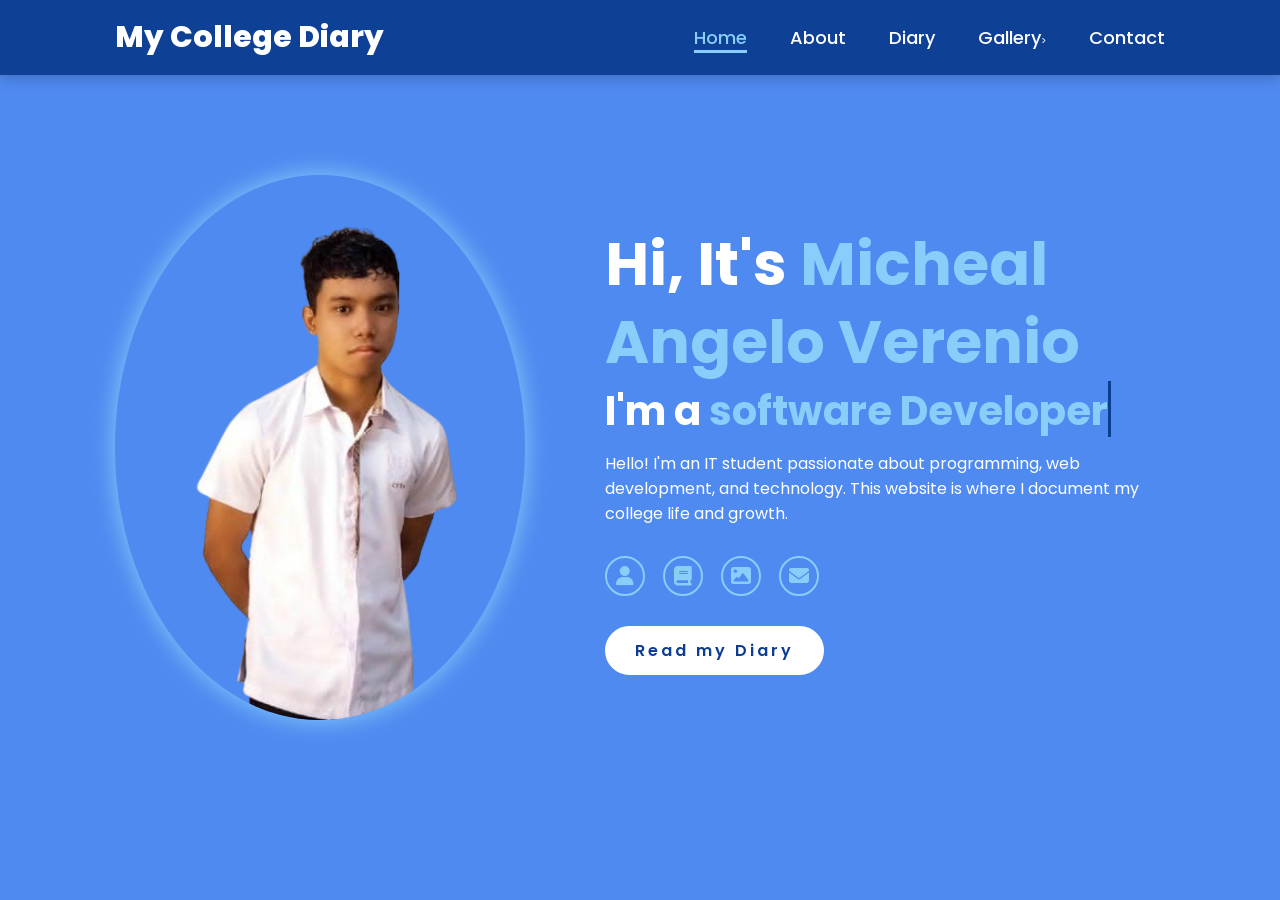
<file: index.html>
<!DOCTYPE html>
<html lang="en">
    
<head>
    <meta charset="UTF-8">
    <meta name="viewport" content="width=device-width, initial-scale=1.0">
    <link rel="stylesheet" href="https://cdnjs.cloudflare.com/ajax/libs/font-awesome/6.5.2/css/all.min.css">
    <link rel="stylesheet" href="style.css">
    <title>Portfolio Website</title>
</head>
<body>
    <header>
        <a href="#" class="logo">My College Diary</a>

        <nav>
            <a href="#" class="active"> Home</a>
            <a href="about.html" >About</a>
            <a href="diary.html" >Diary</a>
            <a href="gallery.html" >Gallery</a>>
            <a href="contact.html" >Contact</a>
        </nav>
    </header>
    <section class="home">
        <div class="home-img">
            <img src="5b38cdb2-00ed-41f8-9252-278902a13083.png" alt="">
        </div>
        <div class="home-content">
            <h1>Hi, It's <span>Micheal Angelo Verenio</span></h1>
            <h3 class="typing-text">I'm a <span></span></h3>
            <p>Hello! I'm an IT student passionate about programming, web development, and technology. This website is where I document my college life and growth.</p>
            <div class="social-icons">
    <a href="about.html" title="About">
        <i class="fa-solid fa-user"></i>
    </a>

    <a href="diary.html" title="Diary">
        <i class="fa-solid fa-book"></i>
    </a>

    <a href="gallery.html" title="Gallery">
        <i class="fa-solid fa-image"></i>
    </a>

    <a href="contact.html" title="Contact">
        <i class="fa-solid fa-envelope"></i>
    </a>
</div>
            <a href="diary.html" class="btn">Read my Diary</a>
        </div>
    </section>
</body>
</html>
</file>
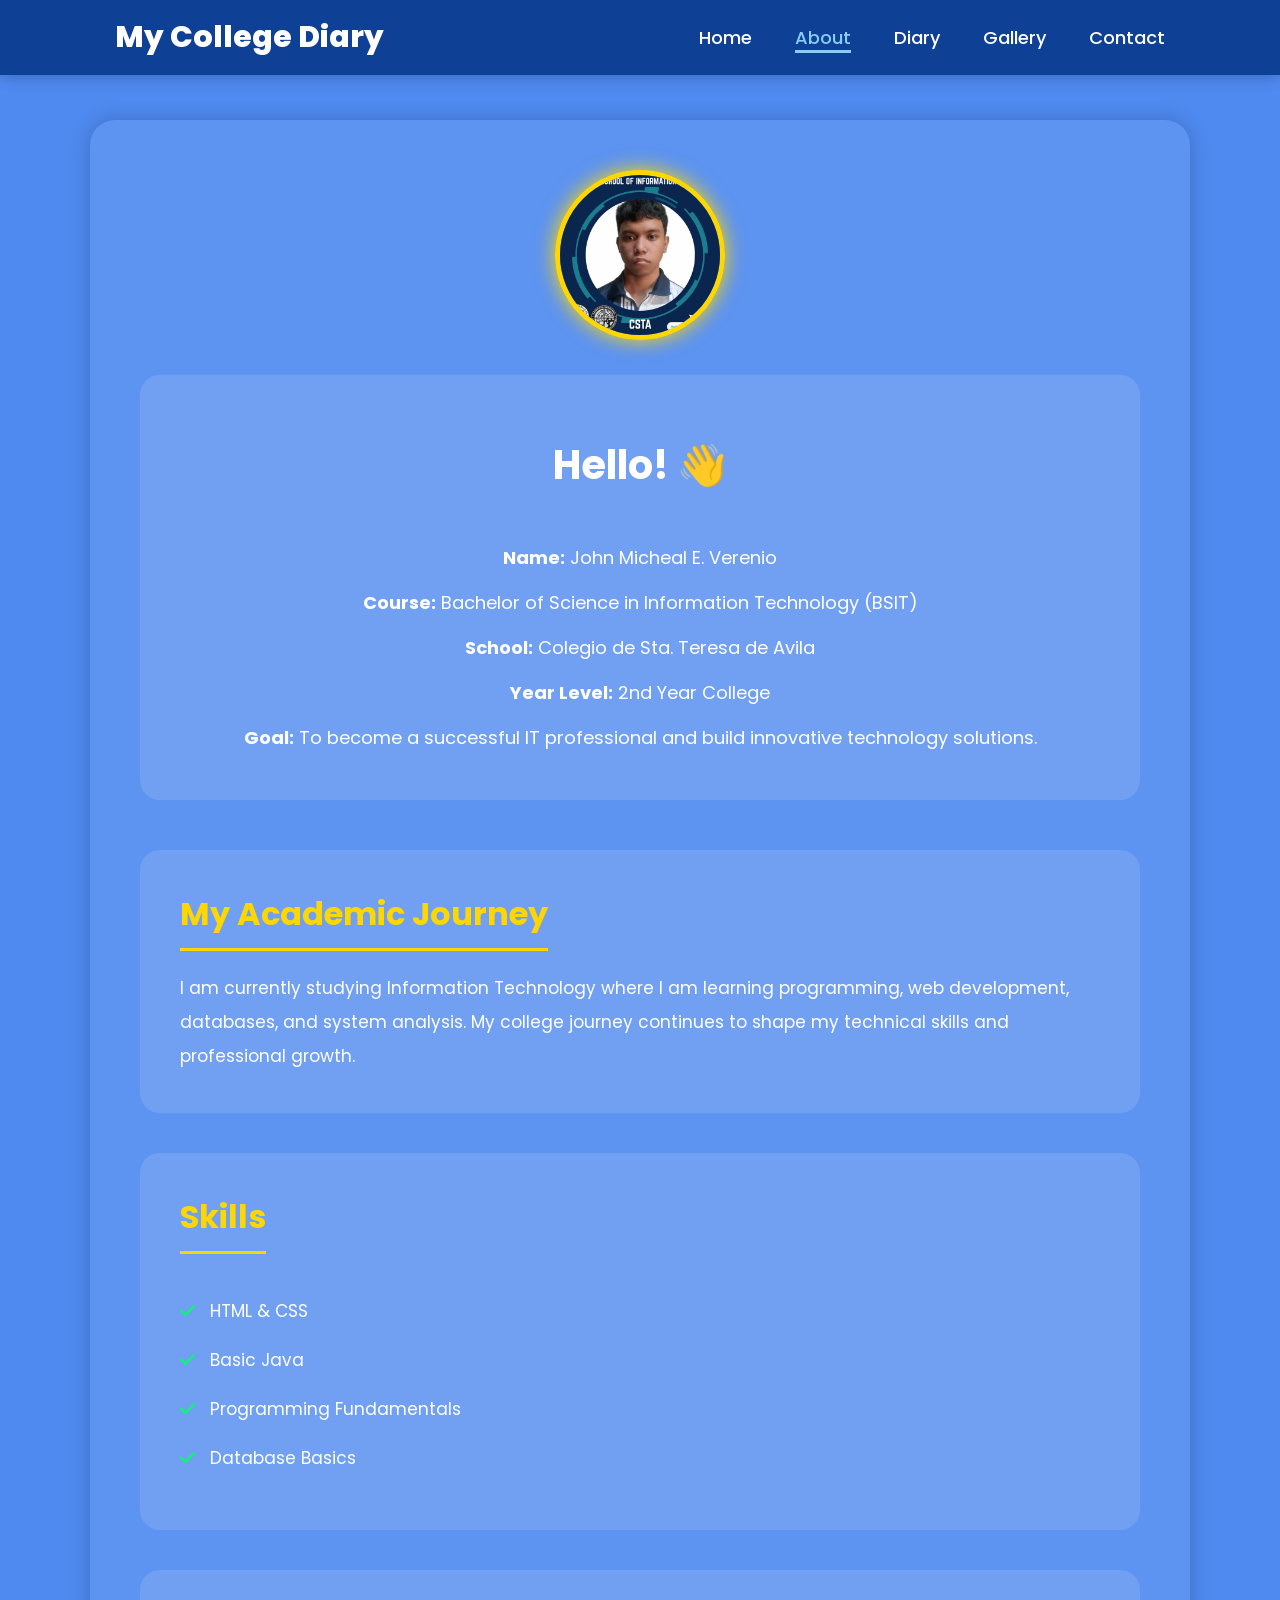
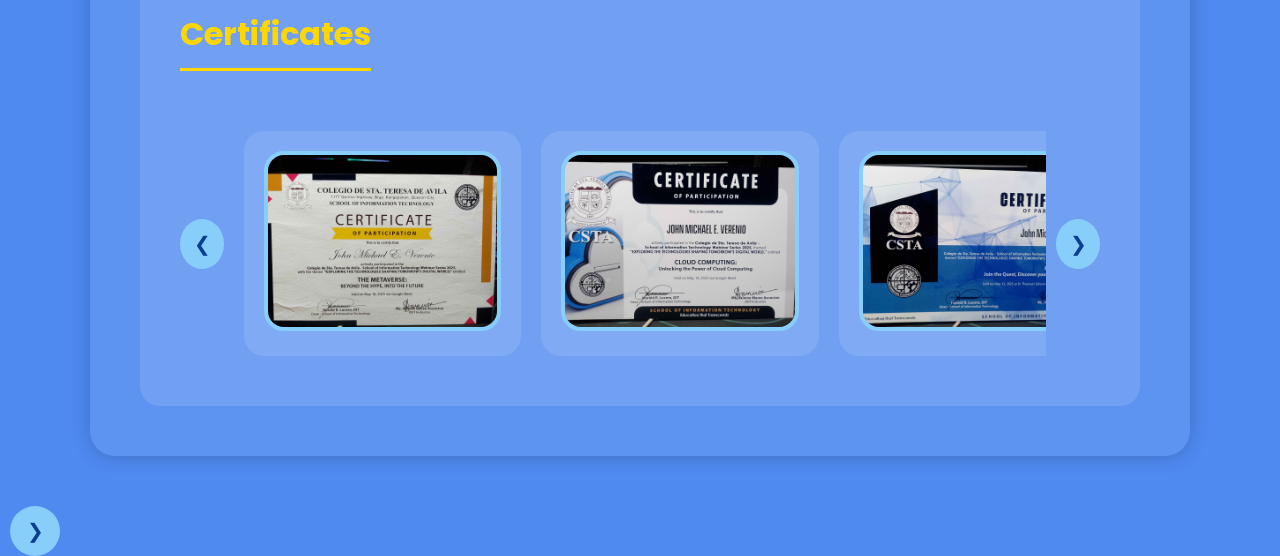
<file: about.html>
<!DOCTYPE html>
<html lang="en">
<head>
<meta charset="UTF-8">
<meta name="viewport" content="width=device-width, initial-scale=1.0">
<title>About Me | My College Diary</title>

<link rel="stylesheet" href="style.css">
<link rel="stylesheet"
href="https://cdnjs.cloudflare.com/ajax/libs/font-awesome/6.5.2/css/all.min.css">

<style>
    /* CERTIFICATE POPUP */
/* CERTIFICATE CAROUSEL */

.certificate-carousel{
    position: relative;
    display: flex;
    align-items: center;
    margin-top: 30px;
}

.certificate-track{
    display: flex;
    gap: 20px;
    overflow-x: auto;
    scroll-behavior: smooth;
    width: 100%;
    padding: 10px;
}

.certificate-track::-webkit-scrollbar{
    display: none;
}

.certificate-card{
    min-width: 250px;
    flex-shrink: 0;
    border-radius: 20px;
    overflow: hidden;
    transition: 0.3s ease;
}

.certificate-card img{
    width: 100%;
    height: 180px;
    object-fit: cover;
    border-radius: 20px;
    border: 4px solid #87cefa;
    cursor: pointer;
    transition: 0.3s ease;
}

.certificate-card img:hover{
    transform: scale(1.03);
    box-shadow: 0 0 20px #87cefa;
}

.carousel-btn{
    background: #87cefa;
    color: #0b3d91;
    width: 50px;
    height: 50px;
    border-radius: 50%;
    font-size: 2rem;
    cursor: pointer;
    transition: 0.3s ease;
}

.carousel-btn:hover{
    background: white;
}
.certificate-popup{
    display: none;
    position: fixed;
    z-index: 9999;
    left: 0;
    top: 0;
    width: 100%;
    height: 100%;
    background: rgba(0,0,0,0.9);
    justify-content: center;
    align-items: center;
}

.certificate-popup img{
    max-width: 85%;
    max-height: 85%;
    border-radius: 20px;
    border: 5px solid #87cefa;
    animation: zoomIn 0.3s ease;
}

.close-popup{
    position: absolute;
    top: 25px;
    right: 40px;
    font-size: 5rem;
    color: white;
    cursor: pointer;
}

@keyframes zoomIn{

    from{
        transform: scale(0.7);
        opacity: 0;
    }

    to{
        transform: scale(1);
        opacity: 1;
    }
}

.about-container{
    width: 90%;
    max-width: 1100px;
    margin: 120px auto 50px;
    background: rgba(255,255,255,0.08);
    border-radius: 25px;
    padding: 50px;
    box-shadow: 0 0 20px rgba(0,0,0,0.2);
}

.profile-section{
    text-align: center;
    margin-bottom: 50px;
}

.profile-section img{
    width: 170px;
    height: 170px;
    border-radius: 50%;
    object-fit: cover;
    border: 5px solid #ffd700;
    box-shadow: 0 0 20px #ffd700;
}

.profile-card{
    margin-top: 30px;
    background: rgba(255,255,255,0.12);
    padding: 40px;
    border-radius: 20px;
    line-height: 2.5;
    font-size: 1.8rem;
}

.profile-card h1{
    font-size: 4rem;
    margin-bottom: 20px;
}

.section-box{
    margin-top: 40px;
    background: rgba(255,255,255,0.12);
    padding: 40px;
    border-radius: 20px;
}

.section-box h2{
    font-size: 3.2rem;
    color: #ffd700;
    margin-bottom: 20px;
    border-bottom: 3px solid #ffd700;
    display: inline-block;
    padding-bottom: 10px;
}

.section-box p,
.section-box li{
    font-size: 1.7rem;
    line-height: 2;
}

.skills-list{
    margin-top: 20px;
    list-style: none;
}

.skills-list li{
    margin-bottom: 15px;
}

.skills-list i{
    color: #00ff66;
    margin-right: 10px;
}

@media(max-width:768px){

    .about-container{
        padding: 25px;
    }

    .profile-card{
        padding: 25px;
    }

    .section-box{
        padding: 25px;
    }

    .profile-card h1{
        font-size: 3rem;
    }

    .section-box h2{
        font-size: 2.5rem;
    }
    
}


</style>
<script>

function scrollCertificates(direction){

    const track = document.getElementById("certificateTrack");

    const scrollAmount = 320;

    track.scrollLeft += direction * scrollAmount;
}

function openCertificate(src){

    document.getElementById("certificatePopup").style.display = "flex";

    document.getElementById("popupCertificateImg").src = src;
}

function closeCertificate(){

    document.getElementById("certificatePopup").style.display = "none";
}

</script>

</head>

<body>

<header>
    <a href="index.html" class="logo">My College Diary</a>

    <nav>
        <a href="index.html">Home</a>
        <a href="about.html" class="active">About</a>
        <a href="diary.html">Diary</a>
        <a href="gallery.html">Gallery</a>
        <a href="contact.html">Contact</a>
    </nav>
</header>

<div class="about-container">

    <!-- PROFILE -->

    <div class="profile-section">

        <img src="1000029501_850278f36308d79be25a6d77fd822467-4_16_2026, 2_37_18 PM.jpg" alt="Profile Picture">

        <div class="profile-card">

            <h1>Hello! 👋</h1>

            <p><b>Name:</b> John Micheal E. Verenio </p>

            <p><b>Course:</b> Bachelor of Science in Information Technology (BSIT)</p>

            <p><b>School:</b> Colegio de Sta. Teresa de Avila</p>

            <p><b>Year Level:</b> 2nd Year College</p>

            <p>
                <b>Goal:</b> To become a successful IT professional
                and build innovative technology solutions.
            </p>

        </div>

    </div>

    <!-- ACADEMIC JOURNEY -->

    <div class="section-box">

        <h2>My Academic Journey</h2>

        <p>
            I am currently studying Information Technology where I am
            learning programming, web development, databases, and system analysis.
            My college journey continues to shape my technical skills
            and professional growth.
        </p>

    </div>

    <!-- SKILLS -->

    <div class="section-box">

        <h2>Skills</h2>

        <ul class="skills-list">

            <li><i class="fa-solid fa-check"></i> HTML & CSS</li>

            <li><i class="fa-solid fa-check"></i> Basic Java</li>

            <li><i class="fa-solid fa-check"></i> Programming Fundamentals</li>

            <li><i class="fa-solid fa-check"></i> Database Basics</li>

        </ul>

    </div>
   <!-- CERTIFICATES SECTION -->

<div class="section-box">

    <h2>Certificates</h2>

    <div class="certificate-carousel">

        <button class="carousel-btn left"
        onclick="scrollCertificates(-1)">
            &#10094;
        </button>

        <div class="certificate-track" id="certificateTrack">

            <!-- CERTIFICATE 1 -->

            <div class="certificate-card">

                <img src="cert/IMG_20260506_183518_340.jpg"
                alt="Certificate"
                onclick="openCertificate(this.src)">

            </div>

            <!-- CERTIFICATE 2 -->

            <div class="certificate-card">

                <img src="cert/IMG_20260506_183530_169.jpg"
                alt="Certificate"
                onclick="openCertificate(this.src)">

            </div>

            <!-- CERTIFICATE 3 -->

            <div class="certificate-card">

                <img src="cert/IMG_20260506_183537_971.jpg"
                alt="Certificate"
                onclick="openCertificate(this.src)">

            </div>

            <!-- CERTIFICATE 4 -->

            <div class="certificate-card">

                <img src="cert/IMG_20260506_183547_501.jpg"
                alt="Certificate"
                onclick="openCertificate(this.src)">

            </div>

        </div>

        <button class="carousel-btn right"
        onclick="scrollCertificates(1)">
            &#10095;
        </button>

    </div>

</div>

<!-- POPUP -->

<div id="certificatePopup" class="certificate-popup">

    <span class="close-popup"
    onclick="closeCertificate()">
        &times;
    </span>

    <img id="popupCertificateImg">

</div>
        </div>

        <button class="carousel-btn right"
        onclick="scrollCertificates(1)">
            &#10095;
        </button>

    </div>

</div>

</div>

</body>
</html>
</file>
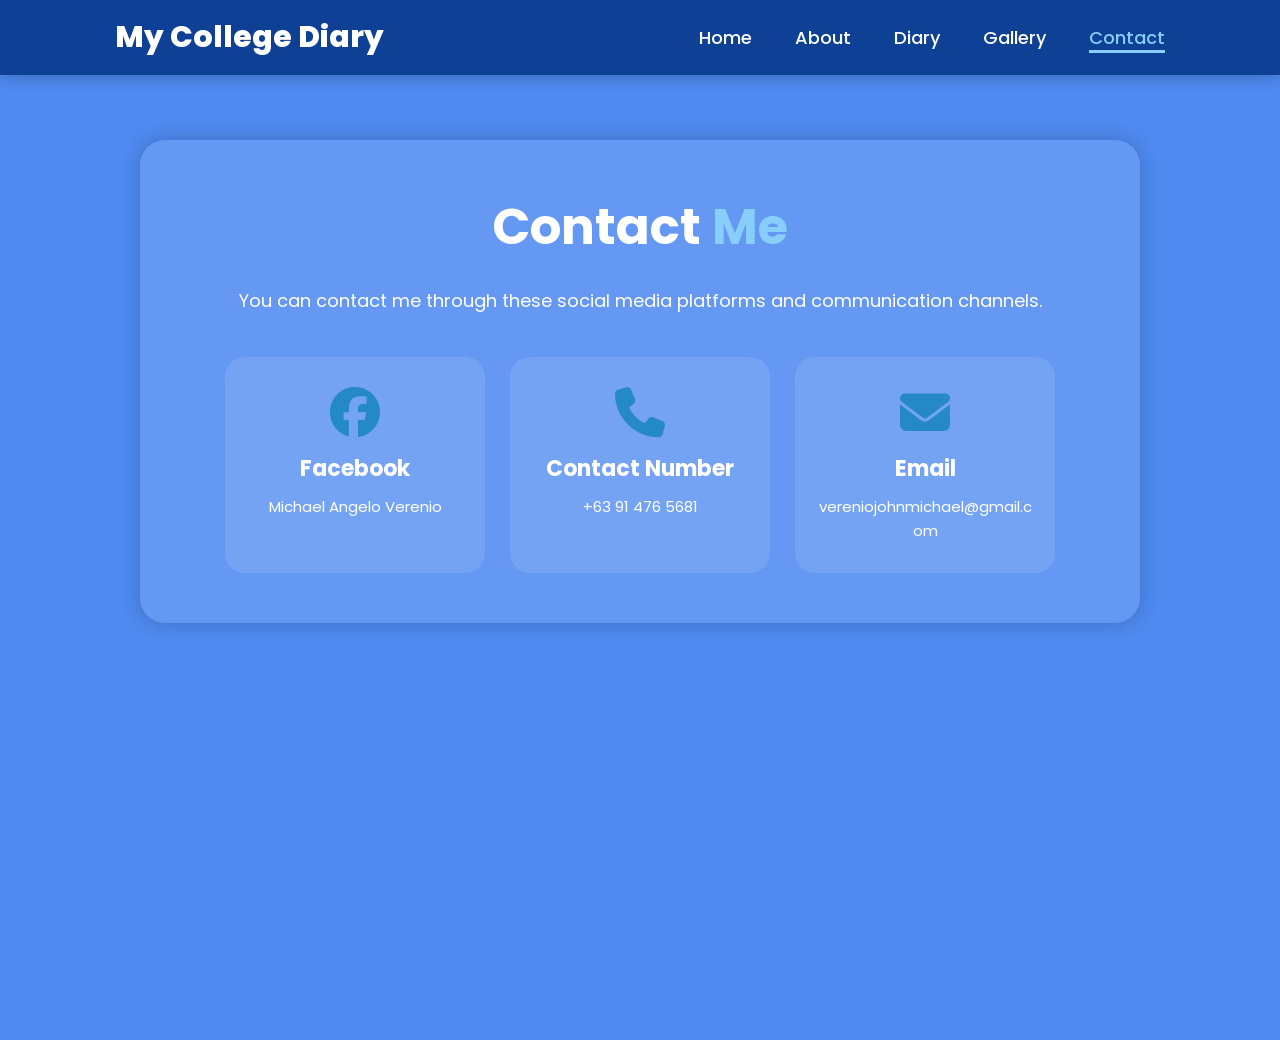
<file: contact.html>
<!DOCTYPE html>
<html lang="en">
<head>
<meta charset="UTF-8">
<meta name="viewport" content="width=device-width, initial-scale=1.0">
<title>Contact | My College Diary</title>

<link rel="stylesheet" href="style.css">

<link rel="stylesheet"
href="https://cdnjs.cloudflare.com/ajax/libs/font-awesome/6.5.2/css/all.min.css">

<style>

.contact-container{
    width: 90%;
    max-width: 1000px;
    margin: 140px auto;
    background: rgba(255,255,255,0.12);
    padding: 50px;
    border-radius: 25px;
    text-align: center;
    box-shadow: 0 0 20px rgba(0,0,0,0.2);
}

.contact-container h1{
    font-size: clamp(3rem, 5vw, 5rem);
    margin-bottom: 20px;
}

.contact-container p{
    font-size: clamp(1.4rem, 2vw, 1.8rem);
    margin-bottom: 40px;
    line-height: 1.8;
}

/* FLEXIBLE CONTACT BOXES */

.contact-icons{
    display: flex;
    justify-content: center;
    align-items: stretch;
    gap: 25px;
    flex-wrap: wrap;
}

.contact-box{
    flex: 1 1 220px;
    max-width: 260px;
    min-width: 200px;
    background: rgba(255,255,255,0.1);
    padding: 30px 20px;
    border-radius: 20px;
    transition: 0.3s ease;
    overflow-wrap: break-word;
    word-wrap: break-word;
}

.contact-box:hover{
    transform: translateY(-10px);
    box-shadow: 0 0 20px #eeeff0;
}

.contact-box i{
    font-size: clamp(3rem, 5vw, 5rem);
    color: #2589c7;
    margin-bottom: 15px;
}

.contact-box h3{
    font-size: clamp(1.8rem, 3vw, 2.2rem);
    margin-bottom: 10px;
}

.contact-box span{
    display: block;
    font-size: clamp(1.2rem, 2vw, 1.5rem);
    color: white;
    line-height: 1.6;
    word-break: break-word;
}

/* MOBILE */

@media(max-width:768px){

    .contact-container{
        padding: 30px 20px;
    }

    .contact-icons{
        flex-direction: column;
        align-items: center;
    }

    .contact-box{
        width: 100%;
        max-width: 100%;
    }
}

</style>

</head>

<body>

<header>

    <a href="index.html" class="logo">
        My College Diary
    </a>

    <nav>
        <a href="index.html">Home</a>
        <a href="about.html">About</a>
        <a href="diary.html">Diary</a>
        <a href="gallery.html">Gallery</a>
        <a href="contact.html" class="active">Contact</a>
    </nav>

</header>

<div class="contact-container">

    <h1>
        Contact <span>Me</span>
    </h1>

    <p>
        You can contact me through these social media platforms
        and communication channels.
    </p>

    <div class="contact-icons">

        <div class="contact-box">

            <i class="fa-brands fa-facebook"></i>

            <h3>Facebook</h3>

            <span>
                 Michael Angelo Verenio 
            </span>

        </div>

        <div class="contact-box">

    <i class="fa-solid fa-phone"></i>

    <h3>Contact Number</h3>

    <span>
        +63 91 476 5681
    </span>

</div>

        <div class="contact-box">

            <i class="fa-solid fa-envelope"></i>

            <h3>Email</h3>

            <span>
                vereniojohnmichael@gmail.com
            </span>

        </div>

    </div>

</div>

</body>
</html>
</file>
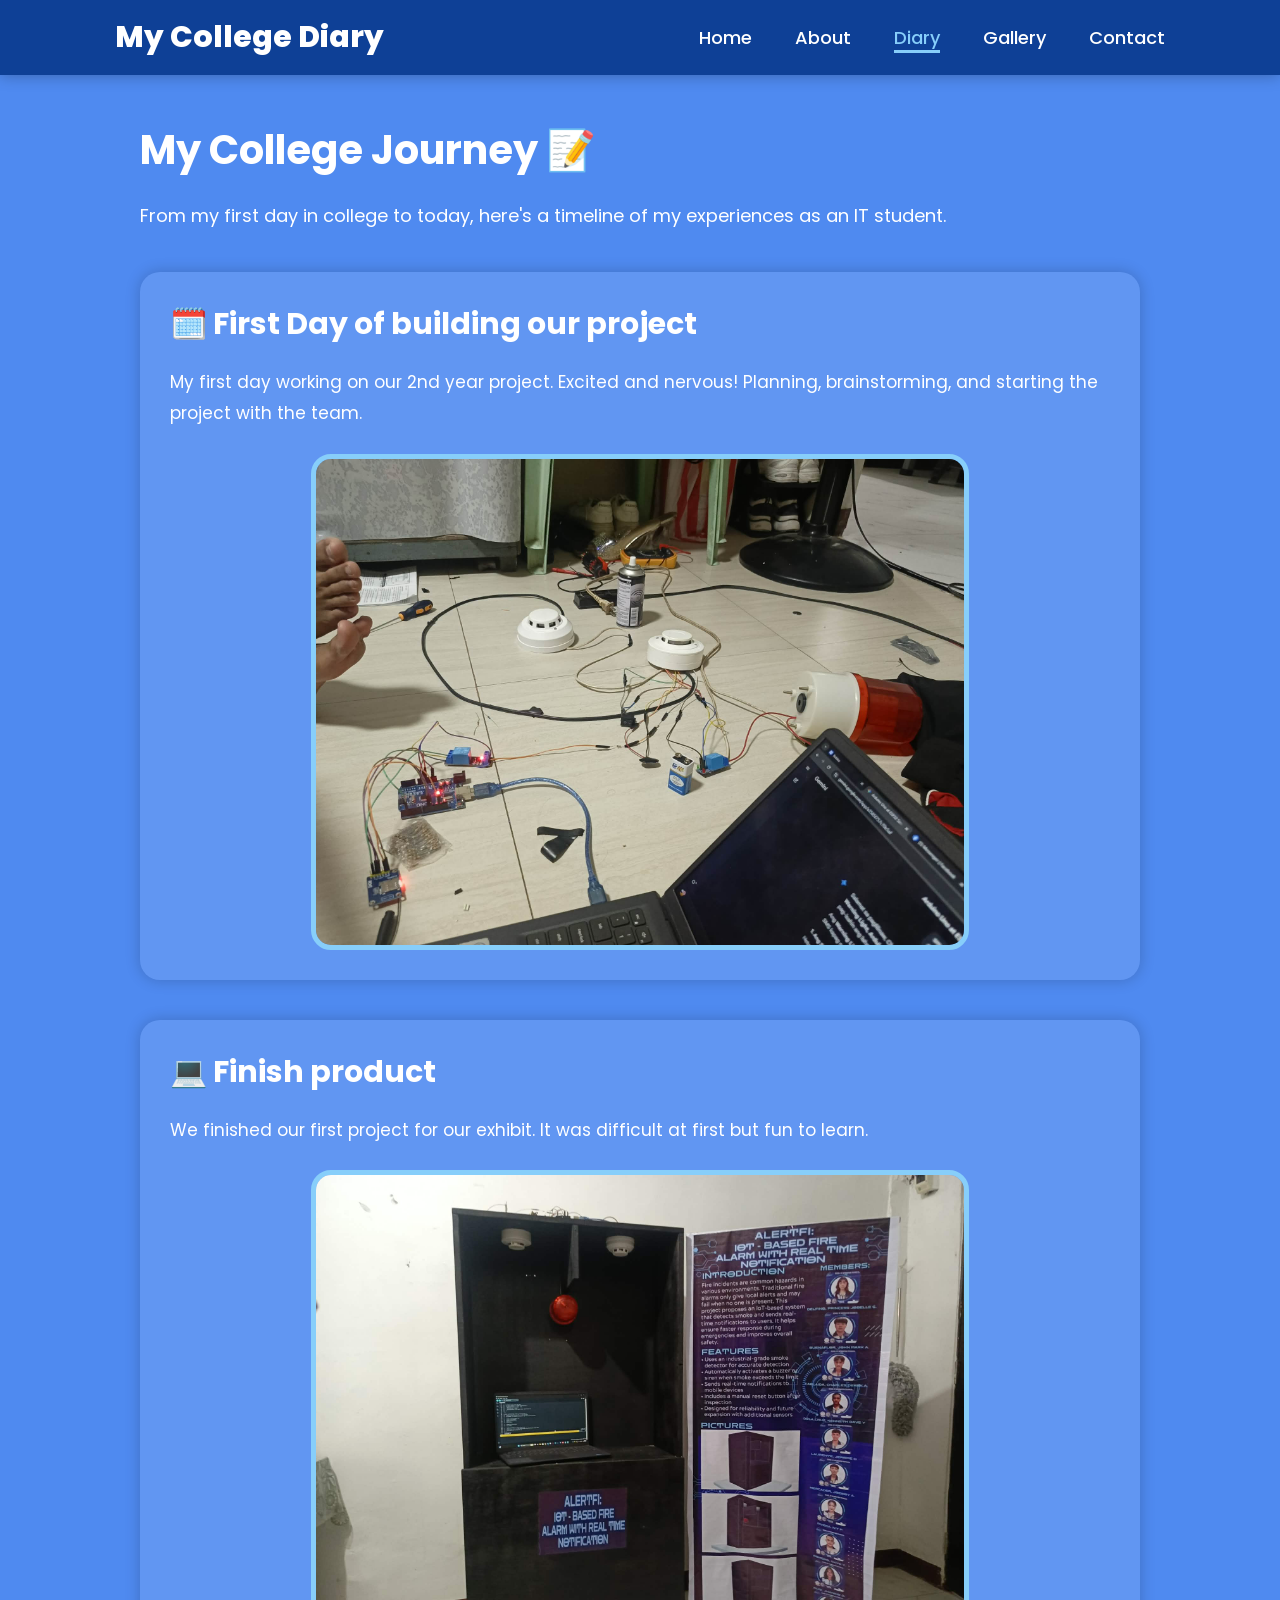
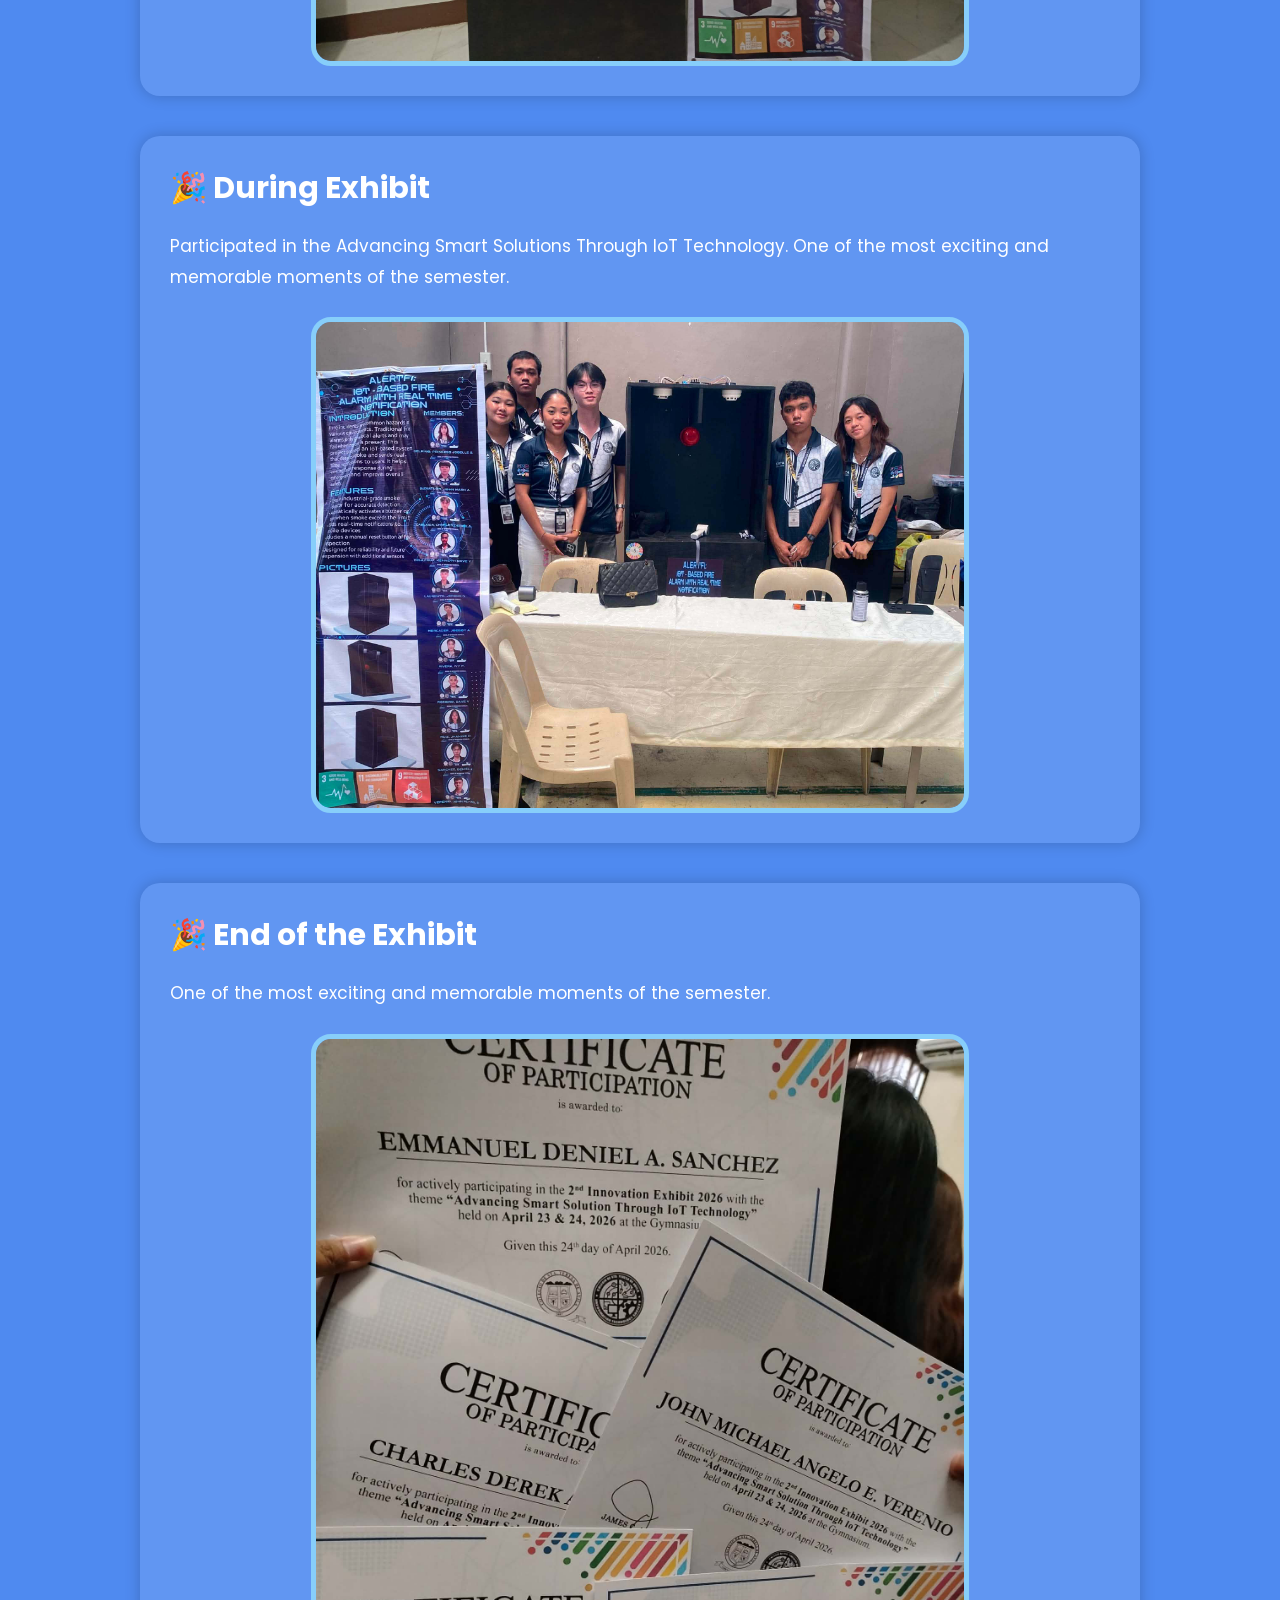
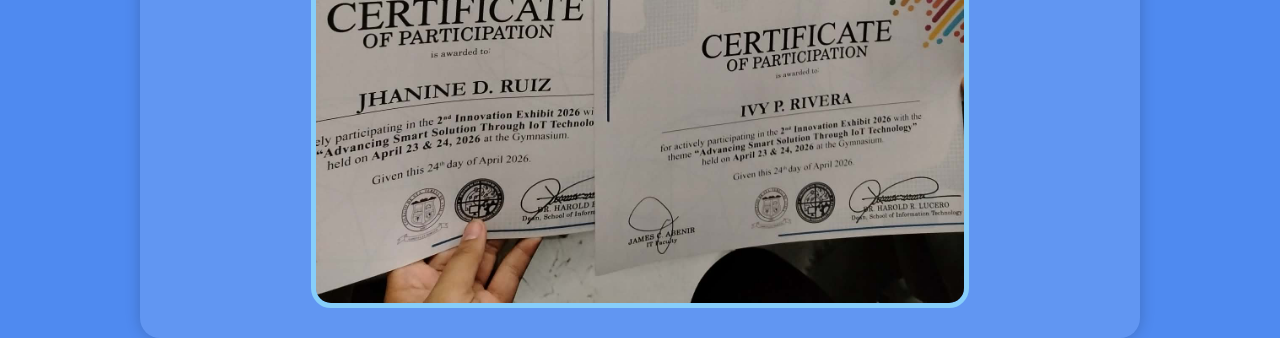
<file: diary.html>
<!DOCTYPE html>
<html lang="en">
<head>
<meta charset="UTF-8">
<meta name="viewport" content="width=device-width, initial-scale=1.0">
<title>Diary | My College Diary</title>

<link rel="stylesheet" href="style.css">

<style>

.diary-container{
    width: 90%;
    max-width: 1000px;
    margin: 120px auto 50px;
}

.diary-title{
    font-size: 4rem;
    margin-bottom: 20px;
}

.diary-subtitle{
    font-size: 1.8rem;
    margin-bottom: 40px;
    line-height: 1.8;
}

/* DIARY CARD */

.diary-card{
    background: rgba(255,255,255,0.1);
    border-radius: 20px;
    padding: 30px;
    margin-bottom: 40px;
    box-shadow: 0 0 15px rgba(0,0,0,0.2);
    transition: 0.3s ease;
}

.diary-card:hover{
    transform: translateY(-5px);
    box-shadow: 0 0 20px #87cefa;
}

.diary-card h2{
    font-size: 3rem;
    margin-bottom: 20px;
}

.diary-card p{
    font-size: 1.7rem;
    line-height: 1.8;
    margin-bottom: 25px;
}

/* IMAGE */

.diary-image{
    width: 100%;
    display: flex;
    justify-content: center;
}

.diary-image img{
    width: 70%;
    max-width: 700px;
    border-radius: 20px;
    border: 5px solid #87cefa;
    transition: 0.3s ease;
    cursor: pointer;
}

.diary-image img:hover{
    transform: scale(1.02);
    box-shadow: 0 0 25px #87cefa;
}

/* RESPONSIVE */

@media(max-width:768px){

    .diary-title{
        font-size: 3rem;
    }

    .diary-card h2{
        font-size: 2.3rem;
    }

    .diary-card p{
        font-size: 1.5rem;
    }

    .diary-image img{
        width: 100%;
    }
}

</style>

</head>

<body>

<header>

    <a href="index.html" class="logo">
        My College Diary
    </a>

    <nav>
        <a href="index.html">Home</a>
        <a href="about.html">About</a>
        <a href="diary.html" class="active">Diary</a>
        <a href="gallery.html">Gallery</a>
        <a href="contact.html">Contact</a>
    </nav>

</header>

<div class="diary-container">

    <h1 class="diary-title">
        My College Journey 📝
    </h1>

    <p class="diary-subtitle">
        From my first day in college to today,
        here's a timeline of my experiences as an IT student.
    </p>

    <!-- FIRST ENTRY -->

    <div class="diary-card">

        <h2>🗓️ First Day of building our project</h2>

        <p>
          My first day working on our 2nd year project. Excited and nervous!
Planning, brainstorming, and starting the project with the team.
        </p>

        <div class="diary-image">
            <img src="cert/received_982705230860947.jpg" alt="">
        </div>

    </div>

    <!-- SECOND ENTRY -->

    <div class="diary-card">

        <h2>💻 Finish product</h2>

        <p>
            We finished our first project for our exhibit.
            It was difficult at first but fun to learn.
        </p>

        <div class="diary-image">
            <img src="cert/received_851563827238093.jpg" alt="">
        </div>

    </div>

    <!-- THIRD ENTRY -->

    <div class="diary-card">

        <h2>🎉 During Exhibit</h2>

        <p>
            Participated in the Advancing Smart Solutions Through IoT Technology.
One of the most exciting and memorable moments of the semester.
        </p>

        <div class="diary-image">
            <img src="cert/received_4566972440200000.jpg" alt="">
        </div>

        

    </div>
<div class="diary-card">

        <h2>🎉 End of the Exhibit</h2>

        <p>
            
One of the most exciting and memorable moments of the semester.
        </p>

        <div class="diary-image">
            <img src="cert/received_1350678966908012.jpg" alt="">
        </div>
</div>

</body>
</html>
</file>
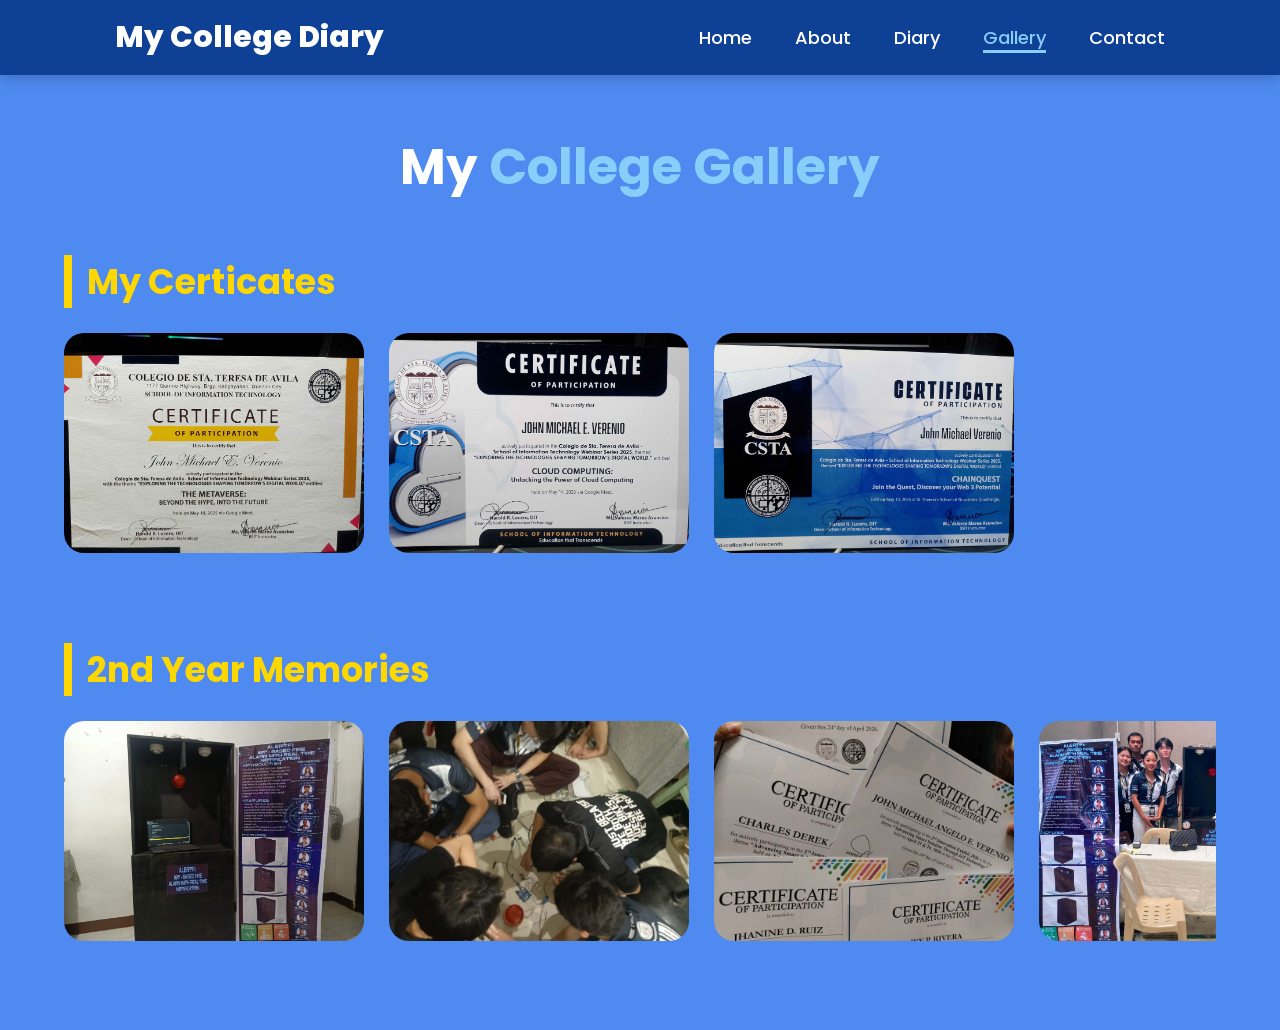
<file: gallery.html>
<!DOCTYPE html>
<html lang="en">
<head>
<meta charset="UTF-8">
<meta name="viewport" content="width=device-width, initial-scale=1.0">
<title>Gallery | My College Diary</title>

<link rel="stylesheet" href="style.css">

<style>

.gallery-container{
    width: 90%;
    max-width: 1300px;
    margin: 130px auto;
}

.gallery-title{
    text-align: center;
    font-size: 5rem;
    margin-bottom: 50px;
}

/* YEAR SECTION */

.year-section{
    margin-bottom: 70px;
}

.year-section h2{
    font-size: 3.5rem;
    color: #ffd700;
    margin-bottom: 25px;
    border-left: 8px solid #ffd700;
    padding-left: 15px;
}

/* IMAGE ROW */

.gallery-row{
    display: flex;
    gap: 25px;
    overflow-x: auto;
    padding-bottom: 20px;
    scroll-behavior: smooth;
}

.gallery-row::-webkit-scrollbar{
    height: 10px;
}

.gallery-row::-webkit-scrollbar-thumb{
    background: #ffd700;
    border-radius: 10px;
}

/* IMAGE CARD */

.image-card{
    min-width: 300px;
    height: 220px;
    border-radius: 20px;
    overflow: hidden;
    position: relative;
    flex-shrink: 0;
    transition: 0.4s ease;
    cursor: pointer;
}

.image-card img{
    width: 100%;
    height: 100%;
    object-fit: cover;
    transition: 0.4s ease;
}

/* HOVER EFFECT */

.image-card:hover{
    transform: scale(1.05);
    box-shadow: 0 0 25px #ffd700;
}

.image-card:hover img{
    filter: brightness(50%);
}

/* DETAILS */

.image-details{
    position: absolute;
    bottom: -100%;
    left: 0;
    width: 100%;
    padding: 20px;
    background: rgba(0,0,0,0.7);
    transition: 0.4s ease;
}

.image-card:hover .image-details{
    bottom: 0;
}

.image-details h3{
    font-size: 2rem;
    margin-bottom: 10px;
    color: #ffd700;
}

.image-details p{
    font-size: 1.4rem;
    line-height: 1.6;
}

/* RESPONSIVE */

@media(max-width:768px){

    .gallery-title{
        font-size: 3.5rem;
    }

    .year-section h2{
        font-size: 2.5rem;
    }

    .image-card{
        min-width: 250px;
        height: 190px;
    }
}

</style>

</head>

<body>

<header>
    <a href="index.html" class="logo">My College Diary</a>

    <nav>
        <a href="index.html">Home</a>
        <a href="about.html">About</a>
        <a href="diary.html">Diary</a>
        <a href="gallery.html" class="active">Gallery</a>
        <a href="contact.html">Contact</a>
    </nav>
</header>

<div class="gallery-container">

    <h1 class="gallery-title">
        My <span>College Gallery</span>
    </h1>

    <!-- FIRST YEAR -->

    <div class="year-section">

        <h2>My Certicates</h2>

        <div class="gallery-row">

            <div class="image-card">

                <img src="cert/IMG_20260506_183518_340.jpg" alt="">

                <div class="image-details">
                    <h3>The metaverse</h3>
                    <p>
                        from a webinar called the Metaverse
                    </p>
                </div>

            </div>

            <div class="image-card">

                <img src="cert/IMG_20260506_183530_169.jpg" alt="">

                <div class="image-details">
                    <h3>Cloud Computing</h3>
                    <p>
                        Second Certificate from a webinar.
                    </p>
                </div>

            </div>

            <div class="image-card">

                <img src="cert/IMG_20260506_183537_971.jpg" alt="">

                <div class="image-details">
                    <h3>Chain quest</h3>
                    <p>
                        Participating in a webinar.
                    </p>
                </div>

            </div>

        </div>

    </div>

    <!-- SECOND YEAR -->

    <div class="year-section">

        <h2>2nd Year Memories</h2>

        <div class="gallery-row">

            <div class="image-card">

                <img src="cert/received_851563827238093.jpg" alt="">

                <div class="image-details">
                    <h3>Programming Activity</h3>
                    <p>
                        Building projects and learning coding skills.
                    </p>
                </div>

            </div>

            <div class="image-card">

                <img src="cert/received_1291815075799910.jpg" alt="">

                <div class="image-details">
                    <h3>Friends Hangout</h3>
                    <p>
                        Spending time with friends building our project.
                    </p>
                </div>

            </div>

            <div class="image-card">

                <img src="cert/received_1350678966908012.jpg" alt="">

                <div class="image-details">
                    <h3>College Memories</h3>
                    <p>
                        Capturing unforgettable moments during Our Exhibit.
                    </p>
                </div>

            </div>

            <div class="image-card">

                <img src="cert/received_4566972440200000.jpg" alt="">

                <div class="image-details">
                    <h3>College Memories</h3>
                    <p>
                        Capturing unforgettable moments during Our Exhibit.
                    </p>
                </div>

            </div>
                       
        </div>

    </div>

</div>

</body>
</html>
</file>
<file: style.css>
@import url('https://fonts.googleapis.com/css2?family=Poppins:wght@100;200;300;400;500;600&display=swap');

*{
    margin: 0;
    padding: 0;
    box-sizing: border-box;
    text-decoration: none;
    border: none;
    outline: none;
    font-family: 'Poppins', sans-serif;
}

html{
    font-size: 62.5%;
}

body{
    width: 100%;
    height: 100vh;
    overflow-x: hidden;
    background-color: #4f8af0;
    color: white;
}

header{
    position: fixed;
    top: 0;
    left: 0;
    width: 100%;
    padding: 1.5rem 9%;
    background: rgba(11, 61, 145, 0.95);
    backdrop-filter: blur(10px);
    display: flex;
    justify-content: space-between;
    align-items: center;
    z-index: 999;
    box-shadow: 0 0 15px rgba(0,0,0,0.3);
}

.logo{
    font-size: 3rem;
    color: white;
    font-weight: 800;
    cursor: pointer;
    transition: 0.5s ease;
}

.logo:hover{
    transform: scale(1.1);
}

nav a{
    font-size: 1.8rem;
    color: white;
    margin-left: 4rem;
    font-weight: 500;
    transition: 0.3s ease;
    border-bottom: 3px solid transparent;
}

nav a:hover,
nav a.active{
    color: #87cefa;
    border-bottom: 3px solid #87cefa;
}

@media(max-width:995px){
    nav{
        position: absolute;
        display: none;
        top: 0;
        right: 0;
        width: 40%;
        border-left: 3px solid #87cefa;
        border-bottom: 3px solid #87cefa;
        border-bottom-left-radius: 2rem;
        padding: 1rem solid;
        background-color: #4283eb;
        border-top: 0.1rem solid rgba(255,255,255,0.1);
    }

    nav.active{
        display: block;
    }

    nav a{
        display: block;
        font-size: 2rem;
        margin: 3rem 0;
    }

    nav a:hover,
    nav a.active{
        padding: 1rem;
        border-radius: 0.5rem;
        border-bottom: 0.5rem solid #87cefa;
    }
}

section{
    min-height: 100vh;
    padding: 5rem 9% 5rem;
}

.home{
    display: flex;
    justify-content: center;
    align-items: center;
    gap: 8rem;
    background-color: #4f8af0;
}

.home .home-content h1{
    font-size: 6rem;
    font-weight: 700;
    line-height: 1.3;
}

span{
    color: #87cefa;
}

.home-content h3{
    font-size: 4rem;
    margin-bottom: 1rem;
    font-weight: 700;
}

.home-content p{
    font-size: 1.6rem;
}

.home-img{
    border-radius: 50%;
}

.home-img img{
    position: relative;
    width: 32vw;
    border-radius: 50%;
    box-shadow: 0 0 25px #87cefa;
    cursor: pointer;
    transition: 0.2s linear;
}

.home-img img:hover{
    font-size: 1.8rem;
    font-weight: 500;
}

.social-icons a{
    display: inline-flex;
    justify-content: center;
    align-items: center;
    width: 4rem;
    height: 4rem;
    background-color: transparent;
    border: 0.2rem solid #87cefa;
    font-size: 2rem;
    border-radius: 50%;
    margin: 3rem 1.5rem 3rem 0;
    transition: 0.3s ease;
    color: #87cefa;
}

.social-icons a:hover{
    color: #0b3d91;
    transform: scale(1.3) translateY(-5px);
    background-color: #87cefa;
    box-shadow: 0 0 25px #87cefa;
}

.btn{
    display: inline-block;
    padding: 1rem 2.8rem;
    background-color: white;
    border-radius: 4rem;
    font-size: 1.6rem;
    color: #0b3d91;
    letter-spacing: 0.3rem;
    font-weight: 600;
    border: 2px solid white;
    transition: 0.3s ease;
    cursor: pointer;
}

.btn:hover{
    transform: scale3d(1.03);
    background-color: #87cefa;
    color: #0b3d91;
    box-shadow: 0 0 25px #87cefa;
}

.typing-text{
    font-size: 34px;
    font-weight: 600;
    min-width: 280px;
}

.typing-text span{
    position: relative;
}

.typing-text span::before{
    content: "software Developer";
    color: #87cefa;
    animation: words 20s infinite;
}

.typing-text span::after{
    content: "";
    background-color: #4f8af0;
    position: absolute;
    width: calc(100% + 8px);
    height: 100%;
    border-left: 3px solid #0b3d91;
    right: -8;
    animation: cursor 0.6s infinite;
}

@keyframes cursor{
    to{
        border-left: 3px solid #87cefa;
    }
}

@keyframes words{
    0%, 20%{
        content: "IT Student";
    }
    21%, 40%{
        content: "Web Developer";
    }
    41%, 60%{
        content: "Web Designer";
    }
    61%, 80%{
        content: "Programmer";
    }
}

@media (max-width: 1000px){
    .home{
        gap: 4rem;
    }
}

@media(max-width:995px){
    .home{
        flex-direction: column;
        margin: 5rem 4rem;
    }

    .home .home-content h3{
        font-size: 2.5rem;
    }

    .home-content h1{
        font-size: 5rem;
    }

    .home-img img{
        width: 70vw;
        margin-top: 4rem;
    }
}
/* CERTIFICATE CAROUSEL */

.certificate-carousel{
    position: relative;
    display: flex;
    align-items: center;
    margin-top: 30px;
}

.certificate-track{
    display: flex;
    gap: 20px;
    overflow-x: auto;
    scroll-behavior: smooth;
    padding: 10px;
    width: 100%;
}

.certificate-track::-webkit-scrollbar{
    display: none;
}

.certificate-card{
    min-width: 280px;
    background: rgba(255,255,255,0.1);
    border-radius: 20px;
    padding: 20px;
    text-align: center;
    transition: 0.3s ease;
    flex-shrink: 0;
}

.certificate-card:hover{
    transform: translateY(-10px);
    box-shadow: 0 0 20px #87cefa;
}

.certificate-card img{
    width: 100%;
    height: 180px;
    object-fit: cover;
    border-radius: 15px;
    border: 4px solid #87cefa;
}

.certificate-card h3{
    margin-top: 15px;
    font-size: 1.8rem;
}

/* BUTTONS */

.carousel-btn{
    background: #87cefa;
    color: #0b3d91;
    border: none;
    width: 50px;
    height: 50px;
    border-radius: 50%;
    font-size: 2rem;
    cursor: pointer;
    transition: 0.3s ease;
    z-index: 10;
}

.carousel-btn:hover{
    background: white;
    transform: scale(1.1);
}

.left{
    margin-right: 10px;
}

.right{
    margin-left: 10px;
}

/* MOBILE */

@media(max-width:768px){

    .certificate-card{
        min-width: 220px;
    }

    .certificate-card img{
        height: 150px;
    }

    .carousel-btn{
        width: 40px;
        height: 40px;
        font-size: 1.6rem;
    }
    /* Mobile View */
@media screen and (max-width: 768px){

body{
padding:10px;
}

nav{
display:flex;
flex-direction:column;
align-items:center;
gap:10px;
}

img{
max-width:100%;
height:auto;
}

.container,
.gallery,
.card{
width:100%;
}

h1{
font-size:28px;
text-align:center;
}

p{
font-size:16px;
}

}
    *{
box-sizing:border-box;
}

html, body{
overflow-x:hidden;
}
}
</file>
